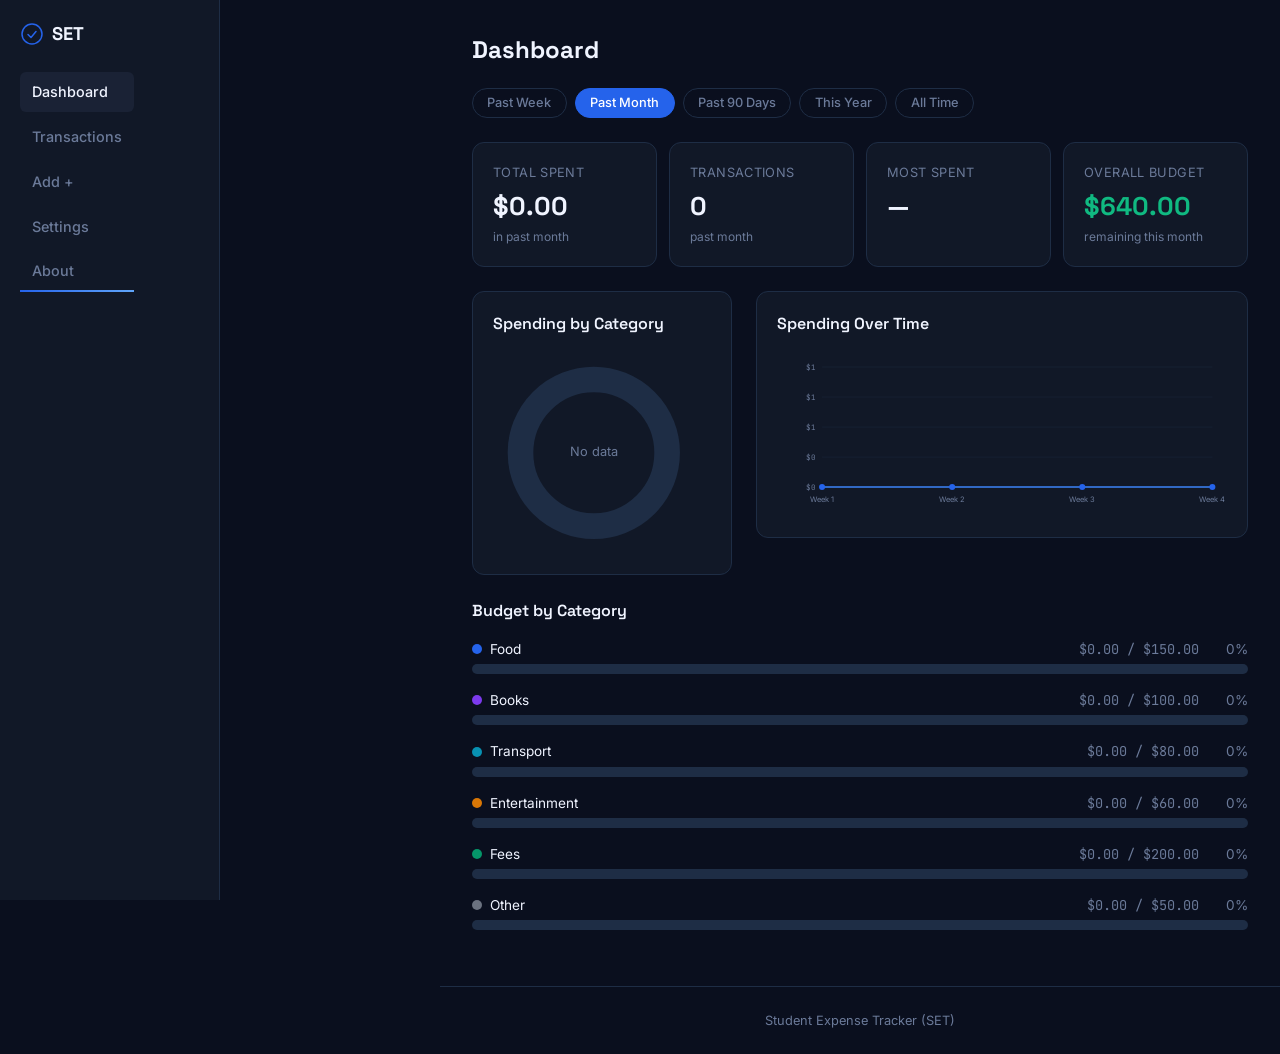
<file: index.html>
<!DOCTYPE html>
<html lang="en">
<head>
  <meta charset="UTF-8">
  <meta name="viewport" content="width=device-width, initial-scale=1.0">
  <title>Student Expense Tracker (SET)</title>
  <link rel="preconnect" href="https://fonts.googleapis.com">
  <link rel="preconnect" href="https://fonts.gstatic.com" crossorigin>
  <link href="https://fonts.googleapis.com/css2?family=Space+Grotesk:wght@400;600;700&family=Inter:wght@400;500&family=JetBrains+Mono:wght@400&display=swap" rel="stylesheet">
  <link rel="stylesheet" href="styles/base.css">
  <link rel="stylesheet" href="styles/layout.css">
  <link rel="stylesheet" href="styles/components.css">
  <link rel="stylesheet" href="styles/animations.css">
</head>
<body>
  <header class="app-header">
    <a href="#" class="header-brand" id="brand-home" aria-label="SET — go to dashboard">
      <svg class="brand-logo" width="24" height="24" viewBox="0 0 24 24" aria-hidden="true">
        <circle cx="12" cy="12" r="10" fill="none" stroke="currentColor" stroke-width="1.5"/>
        <path d="M8 12.5l3 3 5-6" fill="none" stroke="currentColor" stroke-width="1.5" stroke-linecap="round" stroke-linejoin="round"/>
      </svg>
      <span class="brand-name">SET</span>
    </a>
    <nav class="app-nav" aria-label="Main navigation">
      <ul role="list">
        <li><a href="#dashboard" class="nav-link" data-section="dashboard">Dashboard</a></li>
        <li><a href="#transactions" class="nav-link" data-section="transactions">Transactions</a></li>
        <li><a href="#add" class="nav-link" data-section="add">Add +</a></li>
        <li><a href="#settings" class="nav-link" data-section="settings">Settings</a></li>
        <li><a href="#about" class="nav-link" data-section="about">About</a></li>
      </ul>
      <div class="nav-indicator" aria-hidden="true"></div>
    </nav>
  </header>

  <main id="main-content">
    <div role="status" aria-live="polite" id="live-region" class="sr-only"></div>

    <!-- Dashboard -->
    <section id="dashboard" aria-labelledby="dashboard-heading">
      <h1 id="dashboard-heading">Dashboard</h1>

      <div class="timeline-picker" role="group" aria-label="Select time period">
        <button class="timeline-btn" data-timeline="7" aria-pressed="false">Past Week</button>
        <button class="timeline-btn" data-timeline="30" aria-pressed="true">Past Month</button>
        <button class="timeline-btn" data-timeline="90" aria-pressed="false">Past 90 Days</button>
        <button class="timeline-btn" data-timeline="365" aria-pressed="false">This Year</button>
        <button class="timeline-btn" data-timeline="all" aria-pressed="false">All Time</button>
      </div>

      <div class="stat-grid" role="list" aria-label="Summary statistics">
        <article class="stat-card" role="listitem">
          <dt>Total Spent</dt>
          <dd id="stat-total" class="mono">$0.00</dd>
          <span class="stat-sub" id="stat-total-sub"></span>
        </article>
        <article class="stat-card" role="listitem">
          <dt>Transactions</dt>
          <dd id="stat-count">0</dd>
          <span class="stat-sub" id="stat-count-sub"></span>
        </article>
        <article class="stat-card" role="listitem">
          <dt>Most Spent</dt>
          <dd id="stat-top-cat">&mdash;</dd>
          <span class="stat-sub mono" id="stat-top-amount"></span>
        </article>
        <article class="stat-card budget-card" role="listitem">
          <dt>Overall Budget</dt>
          <dd id="stat-budget-remaining" class="mono">&mdash;</dd>
          <span class="stat-sub" id="stat-budget-sub"></span>
        </article>
      </div>

      <div class="charts-row">
        <div class="chart-panel donut-panel">
          <h2 class="chart-title">Spending by Category</h2>
          <figure class="donut-figure">
            <div class="donut-wrapper">
              <svg id="donut-svg" viewBox="0 0 220 220"
                   role="img" aria-labelledby="donut-title donut-desc">
                <title id="donut-title">Spending by category donut chart</title>
                <desc id="donut-desc">Loading...</desc>
              </svg>
            </div>
            <figcaption>
              <ul id="donut-legend" class="donut-legend" role="list" aria-label="Category legend">
              </ul>
            </figcaption>
          </figure>
        </div>

        <div class="chart-panel line-panel">
          <h2 class="chart-title">Spending Over Time</h2>
          <figure class="line-figure">
            <svg id="line-svg" viewBox="0 0 600 220" preserveAspectRatio="xMidYMid meet"
                 role="img" aria-labelledby="line-title line-desc">
              <title id="line-title">Spending over time line graph</title>
              <desc id="line-desc">Loading...</desc>
            </svg>
            <figcaption id="line-caption" class="sr-only"></figcaption>
          </figure>
        </div>
      </div>

      <div class="progress-panel">
        <h2 class="chart-title">Budget by Category</h2>
        <div id="category-bars" aria-label="Category budget progress">
        </div>
      </div>
    </section>

    <!-- Transactions -->
    <section id="transactions" aria-labelledby="transactions-heading" hidden>
      <h1 id="transactions-heading">Transactions</h1>

      <div class="search-bar">
        <input type="search" id="search-input" aria-label="Search by regex" placeholder="e.g. coffee|lunch">
        <label class="search-ci-label"><input type="checkbox" id="search-ci" checked> Case-insensitive</label>
        <p id="search-error" role="alert" class="field-error hidden"></p>
      </div>

      <div class="search-chips">
        <span class="chip-label">Try:</span>
        <button class="search-chip" data-pattern="coffee|tea">coffee|tea</button>
        <button class="search-chip" data-pattern="\.\d{2}\b">\.d{2}\b</button>
        <button class="search-chip" data-pattern="\b(\w+)\s+\1\b">\b(\w+)\s+\1\b</button>
        <button class="search-chip" data-pattern="^Lunch">^Lunch</button>
      </div>

      <div class="sort-controls">
        <button class="sort-btn" data-sort="date" aria-pressed="true">Date ↓</button>
        <button class="sort-btn" data-sort="description" aria-pressed="false">Description A↕Z</button>
        <button class="sort-btn" data-sort="amount" aria-pressed="false">Amount ↕</button>
      </div>

      <table id="records-table">
        <caption id="table-caption">Showing 0 transactions</caption>
        <thead>
          <tr>
            <th scope="col">Date</th>
            <th scope="col">Description</th>
            <th scope="col">Category</th>
            <th scope="col">Amount</th>
            <th scope="col">Actions</th>
          </tr>
        </thead>
        <tbody id="records-body">
        </tbody>
      </table>
      <p id="empty-state" class="empty-state hidden">No transactions yet. Add one to get started!</p>
    </section>

    <!-- Add / Edit -->
    <section id="add" aria-labelledby="add-heading" hidden>
      <h2 id="add-heading">Add Transaction</h2>
      <form id="transaction-form" novalidate>
        <div class="form-group">
          <label for="f-description">Description</label>
          <input type="text" id="f-description" autocomplete="off" placeholder="e.g. Lunch at cafeteria">
          <p id="warn-duplicate" class="field-warning hidden" role="alert">Duplicate word detected</p>
          <p class="field-error" role="alert" id="err-description"></p>
        </div>
        <div class="form-group">
          <label for="f-amount">Amount</label>
          <input type="text" id="f-amount" inputmode="decimal" placeholder="e.g. 12.50">
          <p class="field-error" role="alert" id="err-amount"></p>
        </div>
        <div class="form-group">
          <label for="f-category">Category</label>
          <select id="f-category">
            <option value="Food">Food</option>
            <option value="Books">Books</option>
            <option value="Transport">Transport</option>
            <option value="Entertainment">Entertainment</option>
            <option value="Fees">Fees</option>
            <option value="Other">Other</option>
          </select>
          <p class="field-error" role="alert" id="err-category"></p>
        </div>
        <div class="form-group">
          <label for="f-date">Date</label>
          <input type="date" id="f-date">
          <p class="field-error" role="alert" id="err-date"></p>
        </div>
        <div class="form-actions">
          <button type="submit" id="form-submit">Save Transaction</button>
          <button type="button" id="form-cancel" class="hidden">Cancel</button>
        </div>
      </form>
    </section>

    <!-- Settings -->
    <section id="settings" aria-labelledby="settings-heading" hidden>
      <h2 id="settings-heading">Settings</h2>

      <div class="settings-group">
        <h3>Budget</h3>
        <table class="budget-table" id="budget-table">
          <thead>
            <tr>
              <th scope="col">Category</th>
              <th scope="col">Amount (USD)</th>
              <th scope="col"></th>
            </tr>
          </thead>
          <tbody id="budget-body">
            <!-- Budget rows rendered by settings.js -->
          </tbody>
        </table>
        <button id="btn-add-budget" class="btn-add-budget" aria-label="Add budget item">+ Add Budget Item</button>
        <div class="settings-total-budget">
          <span>Total Monthly Budget:</span>
          <output id="total-budget" class="mono">$0.00</output>
        </div>
      </div>

      <div class="settings-group">
        <h3>Currency</h3>
        <p class="settings-base-currency">Base currency: <strong>USD</strong></p>
        <div id="settings-currencies">
          <div class="currency-row">
            <span class="currency-label">EUR</span>
            <input type="text" id="rate-eur" class="currency-rate mono" value="0.92" inputmode="decimal" aria-label="EUR exchange rate" data-code="EUR">
            <p class="field-error" role="alert"></p>
          </div>
          <div class="currency-row">
            <span class="currency-label">GBP</span>
            <input type="text" id="rate-gbp" class="currency-rate mono" value="0.79" inputmode="decimal" aria-label="GBP exchange rate" data-code="GBP">
            <p class="field-error" role="alert"></p>
          </div>
          <div class="currency-row">
            <span class="currency-label">RWF</span>
            <input type="text" id="rate-rwf" class="currency-rate mono" value="1465.54" inputmode="decimal" aria-label="RWF exchange rate" data-code="RWF">
            <p class="field-error" role="alert"></p>
          </div>
          <div class="currency-row">
            <input type="text" id="rate-custom-code" class="currency-code" maxlength="3" placeholder="e.g. ZAR" aria-label="Currency code" style="text-transform:uppercase">
            <input type="text" id="rate-custom-value" class="currency-rate mono" placeholder="0.00" inputmode="decimal" aria-label="Exchange rate">
            <p class="field-error" role="alert"></p>
          </div>
        </div>
        <button id="btn-save-currencies">Save Currencies</button>
        <label class="convert-toggle"><input type="checkbox" id="s-show-converted"> Show converted amounts in table</label>
        <div class="convert-select-row hidden" id="convert-select-row">
          <label for="s-convert-to">Convert to:</label>
          <select id="s-convert-to"></select>
        </div>
      </div>

      <div class="settings-group">
        <h3>Data</h3>
        <div class="data-actions">
          <label class="file-import-label" for="import-file">Import JSON</label>
          <input type="file" id="import-file" accept=".json" class="sr-only">
          <button id="btn-export">Export JSON</button>
          <button id="btn-load-seed">Load Seed Data</button>
        </div>
      </div>
    </section>

    <!-- About -->
    <section id="about" aria-labelledby="about-heading" hidden>
      <h2 id="about-heading">About</h2>
      <div class="about-content">
        <p>Student Expense Tracker (SET) helps students manage their expenses by logging daily spending and comparing it against personal budget limits per category.</p>
        <h3>Features</h3>
        <ul>
          <li>Log and categorise expenses</li>
          <li>Donut chart and line graph for spending visualisation</li>
          <li>Per-category budget progress bars</li>
          <li>Timeline picker to filter by period</li>
          <li>Regex-powered transaction search with highlighting</li>
          <li>JSON import/export for data portability</li>
          <li>Multi-currency conversion support</li>
        </ul>
        <div class="author-card">
          <h3>Author</h3>
          <p>GitHub: <a href="https://github.com/mtndlovu81">https://github.com/mtndlovu81</a></p>
          <p>Email: <a href="mailto:m.ndlovu1@alustudent.com">m.ndlovu1@alustudent.com</a></p>
        </div>
      </div>
    </section>
  </main>

  <footer class="app-footer">
    <p>Student Expense Tracker (SET)</p>
  </footer>

  <script type="module" src="scripts/main.js"></script>
</body>
</html>
</file>
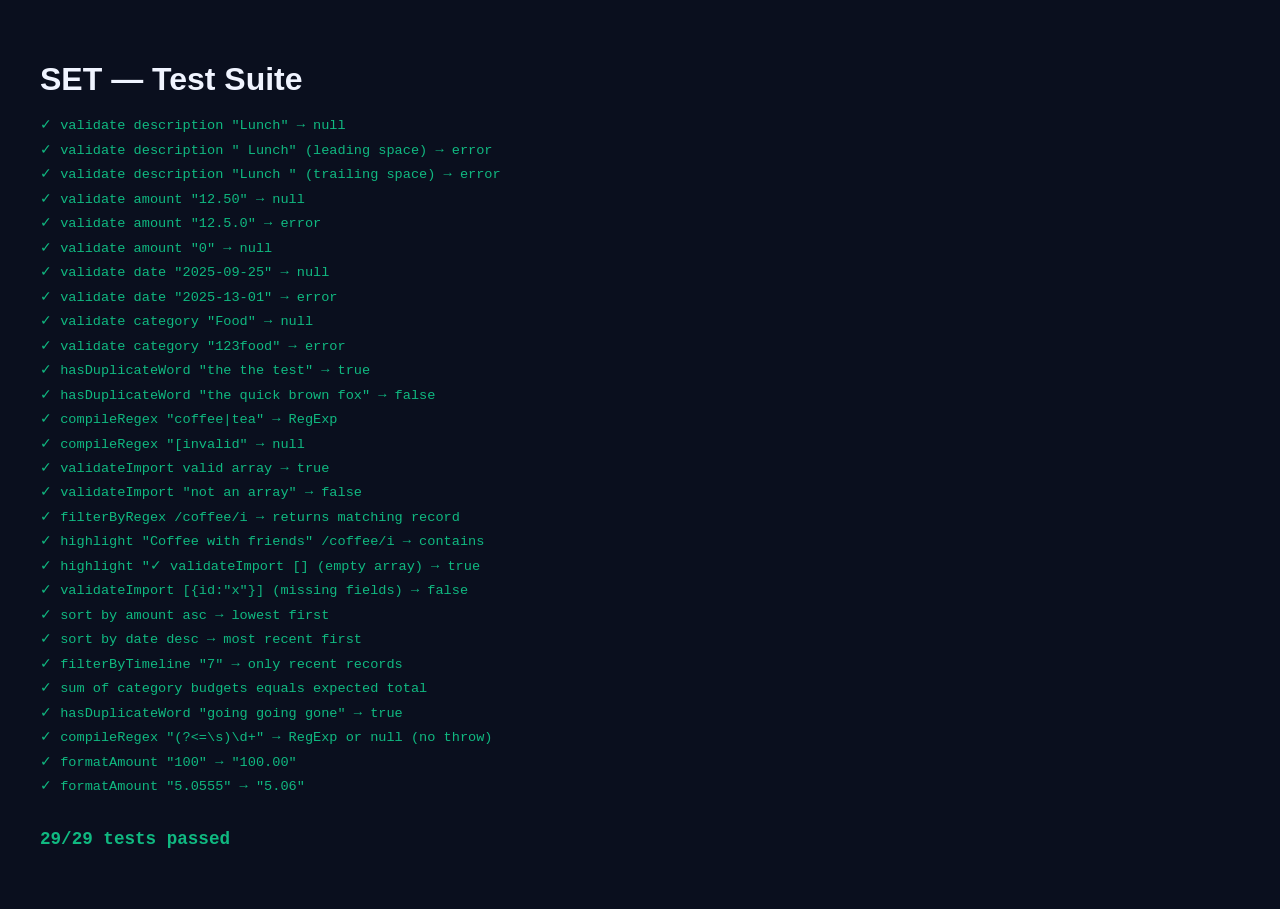
<file: tests.html>
<!DOCTYPE html>
<html lang="en">
<head>
  <meta charset="UTF-8">
  <meta name="viewport" content="width=device-width, initial-scale=1.0">
  <title>Student Expense Tracker (SET) — Tests</title>
  <style>
    body { font-family: 'Inter', sans-serif; background: #0A0F1E; color: #F0F4FF; padding: 2rem; }
    h1 { margin-bottom: 1rem; }
    .pass { color: #10B981; }
    .fail { color: #EF4444; }
    pre { font-family: 'JetBrains Mono', monospace; font-size: 0.85rem; line-height: 1.8; }
    .summary { margin-top: 1rem; font-weight: 600; font-size: 1.1rem; }
  </style>
</head>
<body>
  <h1>SET — Test Suite</h1>
  <pre id="output"></pre>
  <script type="module">
    import { validate, hasDuplicateWord, compileRegex } from './scripts/validators.js';
    import { validateImport } from './scripts/storage.js';

    const out = document.getElementById('output');
    let passed = 0;
    let failed = 0;

    function assert(label, condition) {
      if (condition) {
        passed++;
        out.innerHTML += `<span class="pass">✓ ${label}</span>\n`;
      } else {
        failed++;
        out.innerHTML += `<span class="fail">✗ ${label}</span>\n`;
      }
    }

    // 1–3: Description validation
    assert('validate description "Lunch" → null',
      validate('description', 'Lunch') === null);
    assert('validate description " Lunch" (leading space) → error',
      validate('description', ' Lunch') !== null);
    assert('validate description "Lunch " (trailing space) → error',
      validate('description', 'Lunch ') !== null);

    // 4–6: Amount validation
    assert('validate amount "12.50" → null',
      validate('amount', '12.50') === null);
    assert('validate amount "12.5.0" → error',
      validate('amount', '12.5.0') !== null);
    assert('validate amount "0" → null',
      validate('amount', '0') === null);

    // 7–8: Date validation
    assert('validate date "2025-09-25" → null',
      validate('date', '2025-09-25') === null);
    assert('validate date "2025-13-01" → error',
      validate('date', '2025-13-01') !== null);

    // 9–10: Category validation
    assert('validate category "Food" → null',
      validate('category', 'Food') === null);
    assert('validate category "123food" → error',
      validate('category', '123food') !== null);

    // 11–12: Duplicate word detection
    assert('hasDuplicateWord "the the test" → true',
      hasDuplicateWord('the the test') === true);
    assert('hasDuplicateWord "the quick brown fox" → false',
      hasDuplicateWord('the quick brown fox') === false);

    // 13–14: compileRegex
    assert('compileRegex "coffee|tea" → RegExp',
      compileRegex('coffee|tea') instanceof RegExp);
    assert('compileRegex "[invalid" → null',
      compileRegex('[invalid') === null);

    // 15–16: validateImport
    const validData = [
      {"id":"txn_0001","description":"Lunch","amount":12.50,"category":"Food","date":"2025-09-25","createdAt":"2025-09-25T12:00:00.000Z","updatedAt":"2025-09-25T12:00:00.000Z"}
    ];
    assert('validateImport valid array → true',
      validateImport(validData) === true);
    assert('validateImport "not an array" → false',
      validateImport("not an array") === false);

    // 17–19: Search & highlight
    import { filterByRegex, highlight } from './scripts/search.js';

    const testRecords = [
      {id:'t1', description:'Coffee with friends', category:'Food', amount:8.75, date:'2025-09-28'},
      {id:'t2', description:'Bus pass', category:'Transport', amount:45, date:'2025-09-20'}
    ];

    assert('filterByRegex /coffee/i → returns matching record',
      filterByRegex(testRecords, /coffee/i).length === 1);
    assert('highlight "Coffee with friends" /coffee/i → contains <mark>',
      highlight('Coffee with friends', /coffee/i).includes('<mark>Coffee</mark>'));
    assert('highlight "<script>" null → escapes HTML',
      highlight('<script>', null) === '&lt;script&gt;');

    // 20–21: validateImport edge cases
    assert('validateImport [] (empty array) → true',
      validateImport([]) === true);
    assert('validateImport [{id:"x"}] (missing fields) → false',
      validateImport([{id:'x'}]) === false);

    // 22–23: Sort order
    import { sortRecords } from './scripts/ui.js';

    const sortedAsc = sortRecords(testRecords, 'amount', 'asc');
    assert('sort by amount asc → lowest first',
      sortedAsc[0].amount <= sortedAsc[1].amount);

    const sortedDateDesc = sortRecords(testRecords, 'date', 'desc');
    assert('sort by date desc → most recent first',
      sortedDateDesc[0].date >= sortedDateDesc[1].date);

    // 24: Timeline filter
    import { filterByTimeline } from './scripts/ui.js';

    const timelineRecords = [
      {id:'t1', description:'Today', category:'Food', amount:10, date: new Date().toISOString().slice(0,10)},
      {id:'t2', description:'Old', category:'Food', amount:20, date:'2020-01-01'}
    ];
    assert('filterByTimeline "7" → only recent records',
      filterByTimeline(timelineRecords, '7').length === 1);

    // 25: Budget sum
    const testBudgets = { Food: 150, Books: 100, Transport: 80 };
    const budgetSum = Object.values(testBudgets).reduce((s, v) => s + v, 0);
    assert('sum of category budgets equals expected total',
      budgetSum === 330);

    // 26: Duplicate word with repeated word
    assert('hasDuplicateWord "going going gone" → true',
      hasDuplicateWord('going going gone') === true);

    // 27: compileRegex with lookbehind
    assert('compileRegex "(?<=\\s)\\d+" → RegExp or null (no throw)',
      (() => { try { compileRegex('(?<=\\s)\\d+', 'i'); return true; } catch { return false; } })());

    // 28–29: Formatting
    import { formatAmount, formatRate } from './scripts/validators.js';

    assert('formatAmount "100" → "100.00"',
      formatAmount('100') === '100.00');
    assert('formatAmount "5.0555" → "5.06"',
      formatAmount('5.0555') === '5.06');

    // Summary
    const total = passed + failed;
    const cls = failed === 0 ? 'pass' : 'fail';
    out.innerHTML += `\n<span class="summary ${cls}">${passed}/${total} tests passed</span>\n`;
  </script>
</body>
</html>
</file>
<file: styles/base.css>
:root {
  --color-bg:         #0A0F1E;
  --color-surface:    #111827;
  --color-surface-2:  #1A2235;
  --color-border:     #1E2D45;
  --color-accent:     #2563EB;
  --color-accent-2:   #3B82F6;
  --color-accent-3:   #60A5FA;
  --color-success:    #10B981;
  --color-danger:     #EF4444;
  --color-warning:    #F59E0B;
  --color-text:       #F0F4FF;
  --color-muted:      #6B7A99;
  --color-over:       #EF4444;
  --color-unused:     #1E2D45;

  --cat-food:           #2563EB;
  --cat-books:          #7C3AED;
  --cat-transport:      #0891B2;
  --cat-entertainment:  #D97706;
  --cat-fees:           #059669;
  --cat-other:          #6B7280;
  --cat-custom-1:       #DB2777;
  --cat-custom-2:       #EA580C;
  --cat-custom-3:       #65A30D;

  --font-display: 'Space Grotesk', sans-serif;
  --font-body:    'Inter', sans-serif;
  --font-mono:    'JetBrains Mono', monospace;
}

*, *::before, *::after {
  box-sizing: border-box;
  margin: 0;
  padding: 0;
}

body {
  font-family: var(--font-body);
  background: var(--color-bg);
  color: var(--color-text);
  line-height: 1.5;
  min-height: 100vh;
}

h1, h2, h3 {
  font-family: var(--font-display);
}

.sr-only {
  position: absolute;
  width: 1px;
  height: 1px;
  padding: 0;
  margin: -1px;
  overflow: hidden;
  clip: rect(0, 0, 0, 0);
  white-space: nowrap;
  border: 0;
}

@media (prefers-reduced-motion: reduce) {
  /* Filled in animations.css */
}
</file>
<file: styles/layout.css>
/* ── Shell ── */
.app-header {
  background: var(--color-surface);
  border-bottom: 1px solid var(--color-border);
  padding: 1rem;
}

.header-brand {
  display: flex;
  align-items: center;
  gap: 0.5rem;
  margin-bottom: 0.75rem;
  text-decoration: none;
  cursor: pointer;
}

.brand-logo {
  color: var(--color-accent);
}

.brand-name {
  font-family: var(--font-display);
  font-weight: 700;
  font-size: 1.15rem;
  color: var(--color-text);
}

.app-nav {
  position: relative;
}

.app-nav ul {
  display: flex;
  gap: 0.25rem;
  list-style: none;
  overflow-x: auto;
  -webkit-overflow-scrolling: touch;
}

.nav-link {
  display: block;
  padding: 0.5rem 0.75rem;
  color: var(--color-muted);
  text-decoration: none;
  font-size: 0.9rem;
  font-weight: 500;
  white-space: nowrap;
  transition: color 0.2s ease;
}

.nav-link:hover,
.nav-link[aria-current="page"] {
  color: var(--color-text);
}

#main-content {
  padding: 1.25rem 1rem;
  max-width: 1200px;
  overflow-x: hidden;
}

section {
  max-width: 100%;
  overflow-x: hidden;
}

.app-footer {
  text-align: center;
  padding: 1.5rem 1rem;
  color: var(--color-muted);
  font-size: 0.8rem;
  border-top: 1px solid var(--color-border);
}

/* ── Base: ≤767px (mobile) ── */
.stat-grid {
  display: grid;
  grid-template-columns: 1fr 1fr;
  gap: 0.75rem;
  margin-bottom: 1.5rem;
}

.charts-row {
  display: flex;
  flex-direction: column;
  gap: 1.5rem;
  margin-bottom: 1.5rem;
  min-width: 0;
}

.donut-figure {
  display: flex;
  flex-direction: column;
  align-items: center;
  gap: 1rem;
}

.donut-wrapper {
  max-width: 220px;
  width: 100%;
}

.progress-panel {
  margin-bottom: 1.5rem;
}

/* Table → card layout on mobile */
#records-table thead {
  display: none;
}

#records-table,
#records-table tbody,
#records-table tr,
#records-table td {
  display: block;
}

#records-table tr {
  background: var(--color-surface);
  border: 1px solid var(--color-border);
  border-radius: 8px;
  padding: 0.75rem;
  margin-bottom: 0.75rem;
}

#records-table td {
  padding: 0.25rem 0;
}

#records-table td::before {
  content: attr(data-label);
  font-weight: 500;
  color: var(--color-muted);
  font-size: 0.75rem;
  text-transform: uppercase;
  display: block;
}

/* Form full-width on mobile */
#transaction-form {
  width: 100%;
}

/* ── 768px+ (tablet) ── */
@media (min-width: 768px) {
  .app-header {
    display: flex;
    align-items: center;
    justify-content: space-between;
    padding: 0.75rem 1.5rem;
  }

  .header-brand {
    margin-bottom: 0;
  }

  .stat-grid {
    grid-template-columns: repeat(4, 1fr);
  }

  .charts-row {
    flex-direction: row;
    align-items: flex-start;
  }

  .donut-panel {
    flex: 1 1 38%;
    min-width: 0;
  }

  .line-panel {
    flex: 1 1 58%;
    min-width: 0;
  }

  .donut-figure {
    flex-direction: row;
    align-items: flex-start;
  }

  /* Table: normal layout */
  #records-table thead {
    display: table-header-group;
  }

  #records-table,
  #records-table tbody {
    display: table;
    width: 100%;
  }

  #records-table tr {
    display: table-row;
    background: none;
    border: none;
    border-radius: 0;
    padding: 0;
    margin-bottom: 0;
  }

  #records-table td {
    display: table-cell;
    padding: 0.75rem 0.5rem;
  }

  #records-table td::before {
    display: none;
  }

  #transaction-form {
    max-width: 480px;
    margin: 0 auto;
  }

  #main-content {
    padding: 1.5rem;
  }
}

/* ── 1024px+ (desktop) ── */
@media (min-width: 1024px) {
  body {
    display: grid;
    grid-template-columns: 220px 1fr;
    grid-template-rows: 1fr auto;
    min-height: 100vh;
  }

  .app-header {
    grid-column: 1;
    grid-row: 1 / -1;
    flex-direction: column;
    align-items: flex-start;
    justify-content: flex-start;
    padding: 1.25rem;
    border-bottom: none;
    border-right: 1px solid var(--color-border);
    position: fixed;
    top: 0;
    left: 0;
    width: 220px;
    height: 100vh;
    overflow-y: auto;
  }

  .header-brand {
    margin-bottom: 1.5rem;
  }

  .app-nav ul {
    flex-direction: column;
    gap: 0.25rem;
    overflow-x: visible;
  }

  .nav-link {
    padding: 0.6rem 0.75rem;
    border-radius: 6px;
  }

  .nav-link:hover {
    background: var(--color-surface-2);
  }

  .nav-link[aria-current="page"] {
    background: var(--color-surface-2);
  }

  #main-content {
    grid-column: 2;
    margin-left: 220px;
    padding: 2rem;
    max-width: 1100px;
  }

  .app-footer {
    grid-column: 2;
    margin-left: 220px;
  }

  .donut-panel {
    flex: 1 1 33%;
    min-width: 0;
  }

  .line-panel {
    flex: 1 1 63%;
    min-width: 0;
  }

  #transaction-form {
    max-width: 560px;
  }
}
</file>
<file: styles/components.css>
/* ── Timeline Picker ── */
.timeline-picker {
  display: flex;
  flex-wrap: wrap;
  gap: 0.5rem;
  margin-bottom: 1.5rem;
}

.timeline-btn {
  font-family: var(--font-body);
  font-size: 0.8rem;
  font-weight: 500;
  padding: 0.4rem 0.9rem;
  border-radius: 999px;
  border: 1px solid var(--color-border);
  background: transparent;
  color: var(--color-muted);
  cursor: pointer;
  transition: background 0.2s ease, color 0.2s ease;
}

.timeline-btn:hover {
  color: var(--color-text);
  border-color: var(--color-accent-2);
}

.timeline-btn[aria-pressed="true"] {
  background: var(--color-accent);
  color: #fff;
  border-color: var(--color-accent);
}

/* ── Stat Cards ── */
.stat-card {
  background: var(--color-surface);
  border: 1px solid var(--color-border);
  border-radius: 12px;
  padding: 1.25rem;
}

.stat-card dt {
  color: var(--color-muted);
  font-size: 0.8rem;
  text-transform: uppercase;
  letter-spacing: 0.03em;
  margin-bottom: 0.3rem;
}

.stat-card dd {
  font-family: var(--font-display);
  font-weight: 700;
  font-size: 1.6rem;
  color: var(--color-text);
}

.stat-sub {
  display: block;
  font-size: 0.75rem;
  color: var(--color-muted);
  margin-top: 0.2rem;
}

.budget-card dd.over {
  color: var(--color-danger);
}

.budget-card dd.ok {
  color: var(--color-success);
}

/* ── Chart Panels ── */
.chart-panel {
  background: var(--color-surface);
  border: 1px solid var(--color-border);
  border-radius: 12px;
  padding: 1.25rem;
  min-width: 0;
  max-width: 100%;
}

.chart-title {
  font-size: 1rem;
  font-weight: 600;
  margin-bottom: 1rem;
  color: var(--color-text);
}

/* ── Donut ── */
.donut-legend li {
  display: flex;
  align-items: center;
  gap: 0.5rem;
  margin-bottom: 0.4rem;
  font-size: 0.85rem;
}

.legend-swatch {
  display: inline-block;
  width: 12px;
  height: 12px;
  border-radius: 3px;
  flex-shrink: 0;
}

.legend-cat {
  color: var(--color-text);
}

.legend-amt {
  color: var(--color-muted);
  margin-left: auto;
}

/* ── Line Graph ── */
#line-svg {
  width: 100%;
  height: auto;
  display: block;
}

#donut-svg {
  width: 100%;
  height: auto;
  display: block;
}

/* ── Category Progress Bars ── */
.cat-bar-row {
  margin-bottom: 1rem;
}

.cat-bar-header {
  display: flex;
  align-items: center;
  gap: 0.5rem;
  margin-bottom: 0.3rem;
  font-size: 0.85rem;
}

.cat-dot {
  display: inline-block;
  width: 10px;
  height: 10px;
  border-radius: 50%;
  flex-shrink: 0;
}

.cat-name {
  color: var(--color-text);
}

.cat-amounts {
  margin-left: auto;
  color: var(--color-muted);
}

.cat-pct {
  color: var(--color-muted);
  min-width: 3em;
  text-align: right;
}

.cat-bar-track {
  height: 10px;
  border-radius: 5px;
  background: var(--color-unused);
  position: relative;
  overflow: visible;
}

.cat-bar-fill {
  height: 100%;
  border-radius: 5px;
  background: var(--color-accent);
  transition: width 300ms ease-out;
}

.cat-bar-over {
  position: absolute;
  left: 100%;
  top: 0;
  height: 100%;
  background: var(--color-danger);
  border-radius: 0 5px 5px 0;
  max-width: 30%;
}

/* ── Search ── */
.search-bar {
  margin-bottom: 0.75rem;
}

#search-input {
  width: 100%;
  padding: 0.6rem 0.75rem;
  font-family: var(--font-mono);
  font-size: 0.9rem;
  background: var(--color-surface);
  border: 1px solid var(--color-border);
  border-radius: 8px;
  color: var(--color-text);
  margin-bottom: 0.5rem;
}

#search-input::placeholder {
  color: var(--color-muted);
}

#search-input:focus {
  outline: 2px solid var(--color-accent);
  outline-offset: 2px;
}

.search-ci-label {
  font-size: 0.8rem;
  color: var(--color-muted);
  cursor: pointer;
}

.search-chips {
  display: flex;
  flex-wrap: wrap;
  gap: 0.4rem;
  align-items: center;
  margin-bottom: 1rem;
}

.chip-label {
  font-size: 0.8rem;
  color: var(--color-muted);
}

.search-chip {
  font-family: var(--font-mono);
  font-size: 0.75rem;
  padding: 0.25rem 0.6rem;
  border-radius: 999px;
  border: 1px solid var(--color-border);
  background: var(--color-surface);
  color: var(--color-accent-3);
  cursor: pointer;
  transition: background 0.2s ease;
}

.search-chip:hover {
  background: var(--color-surface-2);
}

/* ── Sort Controls ── */
.sort-controls {
  display: flex;
  gap: 0.5rem;
  margin-bottom: 1rem;
}

.sort-btn {
  font-family: var(--font-body);
  font-size: 0.8rem;
  font-weight: 500;
  padding: 0.35rem 0.7rem;
  border-radius: 6px;
  border: 1px solid var(--color-border);
  background: transparent;
  color: var(--color-muted);
  cursor: pointer;
  transition: color 0.2s ease, border-color 0.2s ease;
}

.sort-btn:hover {
  color: var(--color-text);
}

.sort-btn[aria-pressed="true"] {
  color: var(--color-accent-3);
  border-color: var(--color-accent);
}

/* ── Table ── */
#records-table {
  width: 100%;
  border-collapse: collapse;
}

#records-table caption {
  text-align: left;
  font-size: 0.8rem;
  color: var(--color-muted);
  margin-bottom: 0.5rem;
}

#records-table th {
  text-align: left;
  font-size: 0.75rem;
  font-weight: 500;
  text-transform: uppercase;
  letter-spacing: 0.04em;
  color: var(--color-muted);
  padding: 0.6rem 0.5rem;
  border-bottom: 1px solid var(--color-border);
}

#records-table td {
  border-bottom: 1px solid var(--color-border);
  color: var(--color-text);
  font-size: 0.9rem;
  vertical-align: middle;
}

#records-table tbody tr:hover {
  background: var(--color-surface-2);
}

.category-badge {
  display: inline-block;
  padding: 0.15rem 0.5rem;
  border-radius: 999px;
  font-size: 0.75rem;
  font-weight: 500;
}

.empty-state {
  text-align: center;
  color: var(--color-muted);
  padding: 3rem 1rem;
  font-size: 0.95rem;
}

/* ── Table Action Buttons ── */
.btn-edit,
.btn-delete {
  font-family: var(--font-body);
  font-size: 0.75rem;
  font-weight: 500;
  padding: 0.3rem 0.6rem;
  border-radius: 6px;
  border: 1px solid var(--color-border);
  background: transparent;
  cursor: pointer;
  transition: background 0.2s ease, color 0.2s ease;
}

.btn-edit {
  color: var(--color-accent-3);
}

.btn-edit:hover {
  background: var(--color-accent);
  color: #fff;
}

.btn-delete {
  color: var(--color-danger);
}

.btn-delete:hover {
  background: var(--color-danger);
  color: #fff;
}

/* ── Forms ── */
.form-group {
  margin-bottom: 1.25rem;
}

.form-group label {
  display: block;
  font-size: 0.85rem;
  font-weight: 500;
  color: var(--color-text);
  margin-bottom: 0.35rem;
}

.form-group input,
.form-group select {
  width: 100%;
  padding: 0.6rem 0.75rem;
  font-family: var(--font-body);
  font-size: 0.9rem;
  background: var(--color-surface);
  border: 1px solid var(--color-border);
  border-radius: 8px;
  color: var(--color-text);
}

.form-group input::placeholder {
  color: var(--color-muted);
}

.form-group input[type="date"] {
  cursor: text;
}

.form-group select {
  cursor: pointer;
}

.form-group input:focus,
.form-group select:focus {
  outline: 2px solid var(--color-accent);
  outline-offset: 2px;
}

.field-error {
  color: var(--color-danger);
  font-size: 0.8rem;
  margin-top: 0.3rem;
  min-height: 1.2em;
}

.field-warning {
  color: var(--color-warning);
  font-size: 0.8rem;
  margin-top: 0.3rem;
}

.form-actions {
  display: flex;
  gap: 0.75rem;
  margin-top: 1.5rem;
}

#form-submit {
  font-family: var(--font-body);
  font-weight: 600;
  font-size: 0.9rem;
  padding: 0.65rem 1.5rem;
  border: none;
  border-radius: 8px;
  background: var(--color-accent);
  color: #fff;
  cursor: pointer;
  transition: background 0.2s ease;
}

#form-submit:hover {
  background: var(--color-accent-2);
}

#form-cancel {
  font-family: var(--font-body);
  font-weight: 500;
  font-size: 0.9rem;
  padding: 0.65rem 1.5rem;
  border: 1px solid var(--color-border);
  border-radius: 8px;
  background: transparent;
  color: var(--color-muted);
  cursor: pointer;
  transition: color 0.2s ease, border-color 0.2s ease;
}

#form-cancel:hover {
  color: var(--color-text);
  border-color: var(--color-text);
}

/* ── Budget Table ── */
.budget-table {
  width: 100%;
  border-collapse: collapse;
  margin-bottom: 0.75rem;
}

.budget-table th {
  text-align: left;
  font-size: 0.75rem;
  font-weight: 500;
  text-transform: uppercase;
  letter-spacing: 0.04em;
  color: var(--color-muted);
  padding: 0.5rem;
  border-bottom: 1px solid var(--color-border);
}

.budget-table td {
  padding: 0.5rem;
  border-bottom: 1px solid var(--color-border);
  font-size: 0.9rem;
  color: var(--color-text);
  vertical-align: middle;
}

.budget-table .budget-cat-input,
.budget-table .budget-amt-input {
  width: 100%;
  padding: 0.4rem 0.5rem;
  font-size: 0.85rem;
  background: var(--color-bg);
  border: 1px solid var(--color-border);
  border-radius: 6px;
  color: var(--color-text);
}

.budget-table .budget-amt-input {
  font-family: var(--font-mono);
  text-align: right;
  max-width: 7rem;
}

.budget-table .budget-cat-input:focus,
.budget-table .budget-amt-input:focus {
  outline: 2px solid var(--color-accent);
  outline-offset: 2px;
}

.budget-table .btn-remove-budget {
  font-size: 1.1rem;
  width: 28px;
  height: 28px;
  display: flex;
  align-items: center;
  justify-content: center;
  border: 1px solid var(--color-border);
  border-radius: 6px;
  background: transparent;
  color: var(--color-danger);
  cursor: pointer;
  transition: background 0.2s ease;
}

.budget-table .btn-remove-budget:hover {
  background: var(--color-danger);
  color: #fff;
}

.budget-table .other-label {
  color: var(--color-muted);
  font-style: italic;
  font-size: 0.8rem;
}

.btn-add-budget {
  font-family: var(--font-body);
  font-size: 0.85rem;
  font-weight: 500;
  padding: 0.5rem 1rem;
  border: 1px dashed var(--color-border);
  border-radius: 6px;
  background: transparent;
  color: var(--color-accent-3);
  cursor: pointer;
  width: 100%;
  margin-bottom: 1rem;
  transition: background 0.2s ease, border-color 0.2s ease;
}

.btn-add-budget:hover {
  background: var(--color-surface-2);
  border-color: var(--color-accent);
}

.btn-save-new-budget,
.btn-cancel-new-budget {
  font-size: 1rem;
  width: 28px;
  height: 28px;
  display: inline-flex;
  align-items: center;
  justify-content: center;
  border: 1px solid var(--color-border);
  border-radius: 6px;
  background: transparent;
  cursor: pointer;
  transition: background 0.2s ease;
}

.btn-save-new-budget {
  color: var(--color-success);
}

.btn-save-new-budget:hover {
  background: var(--color-success);
  color: #fff;
}

.btn-cancel-new-budget {
  color: var(--color-danger);
}

.btn-cancel-new-budget:hover {
  background: var(--color-danger);
  color: #fff;
}

.budget-table td .field-error {
  margin-top: 0.2rem;
  min-height: 0;
}

.currency-label {
  font-size: 0.85rem;
  font-weight: 500;
  color: var(--color-text);
  min-width: 3rem;
}

/* ── Settings ── */
.settings-group {
  background: var(--color-surface);
  border: 1px solid var(--color-border);
  border-radius: 12px;
  padding: 1.25rem;
  margin-bottom: 1.25rem;
}

.settings-group h3 {
  font-size: 1rem;
  font-weight: 600;
  margin-bottom: 1rem;
}

.settings-cat-row {
  display: flex;
  align-items: center;
  gap: 0.5rem;
  margin-bottom: 0.6rem;
}

.settings-cat-row label {
  flex: 1;
  font-size: 0.9rem;
}

.budget-input {
  width: 6rem;
  padding: 0.4rem 0.5rem;
  font-size: 0.85rem;
  background: var(--color-bg);
  border: 1px solid var(--color-border);
  border-radius: 6px;
  color: var(--color-text);
  text-align: right;
}

.budget-input:focus {
  outline: 2px solid var(--color-accent);
  outline-offset: 2px;
}

.btn-remove-cat {
  font-size: 1.1rem;
  width: 28px;
  height: 28px;
  display: flex;
  align-items: center;
  justify-content: center;
  border: 1px solid var(--color-border);
  border-radius: 6px;
  background: transparent;
  color: var(--color-danger);
  cursor: pointer;
  transition: background 0.2s ease;
}

.btn-remove-cat:hover {
  background: var(--color-danger);
  color: #fff;
}

.settings-add-cat {
  display: flex;
  gap: 0.5rem;
  margin-top: 0.75rem;
  margin-bottom: 1rem;
}

.settings-add-cat input {
  flex: 1;
  padding: 0.4rem 0.6rem;
  font-size: 0.85rem;
  background: var(--color-bg);
  border: 1px solid var(--color-border);
  border-radius: 6px;
  color: var(--color-text);
}

.settings-add-cat button {
  padding: 0.4rem 0.8rem;
  font-size: 0.85rem;
  font-weight: 500;
  border: none;
  border-radius: 6px;
  background: var(--color-accent);
  color: #fff;
  cursor: pointer;
}

.settings-total-budget {
  display: flex;
  justify-content: space-between;
  align-items: center;
  padding-top: 0.75rem;
  border-top: 1px solid var(--color-border);
  font-size: 0.9rem;
  font-weight: 500;
}

.currency-row {
  display: flex;
  flex-wrap: wrap;
  gap: 0.5rem;
  margin-bottom: 0.6rem;
}

.currency-row .field-error {
  width: 100%;
  margin-top: 0;
  min-height: 0;
}

.currency-code {
  width: 4rem;
  padding: 0.4rem 0.5rem;
  font-size: 0.85rem;
  font-weight: 500;
  background: var(--color-bg);
  border: 1px solid var(--color-border);
  border-radius: 6px;
  color: var(--color-text);
  text-align: center;
}

.currency-rate {
  width: 6rem;
  padding: 0.4rem 0.5rem;
  font-size: 0.85rem;
  background: var(--color-bg);
  border: 1px solid var(--color-border);
  border-radius: 6px;
  color: var(--color-text);
  text-align: right;
}

.settings-base-currency {
  font-size: 0.85rem;
  color: var(--color-muted);
  margin-bottom: 0.75rem;
}

#btn-save-currencies {
  margin-top: 0.5rem;
  padding: 0.4rem 0.8rem;
  font-size: 0.85rem;
  font-weight: 500;
  border: 1px solid var(--color-border);
  border-radius: 6px;
  background: transparent;
  color: var(--color-text);
  cursor: pointer;
}

.convert-toggle {
  display: block;
  font-size: 0.85rem;
  color: var(--color-muted);
  margin-top: 0.75rem;
  cursor: pointer;
}

.convert-select-row {
  display: flex;
  align-items: center;
  gap: 0.5rem;
  margin-top: 0.5rem;
  font-size: 0.85rem;
}

.convert-select-row select {
  padding: 0.3rem 0.5rem;
  font-size: 0.85rem;
  background: var(--color-bg);
  border: 1px solid var(--color-border);
  border-radius: 6px;
  color: var(--color-text);
}

.data-actions {
  display: flex;
  flex-wrap: wrap;
  gap: 0.5rem;
}

.file-import-label {
  display: inline-block;
  padding: 0.5rem 1rem;
  font-size: 0.85rem;
  font-weight: 500;
  border: 1px solid var(--color-border);
  border-radius: 6px;
  background: transparent;
  color: var(--color-text);
  cursor: pointer;
  transition: background 0.2s ease;
}

.file-import-label:hover {
  background: var(--color-surface-2);
}

#btn-export,
#btn-load-seed {
  padding: 0.5rem 1rem;
  font-family: var(--font-body);
  font-size: 0.85rem;
  font-weight: 500;
  border: 1px solid var(--color-border);
  border-radius: 6px;
  background: transparent;
  color: var(--color-text);
  cursor: pointer;
  transition: background 0.2s ease;
}

#btn-export:hover,
#btn-load-seed:hover {
  background: var(--color-surface-2);
}

/* ── About ── */
.about-content {
  max-width: 600px;
}

.about-content p {
  margin-bottom: 1rem;
  color: var(--color-muted);
  line-height: 1.7;
}

.about-content ul {
  list-style: disc;
  padding-left: 1.25rem;
  margin-bottom: 1.5rem;
  color: var(--color-muted);
}

.about-content li {
  margin-bottom: 0.3rem;
}

.author-card {
  background: var(--color-surface);
  border: 1px solid var(--color-border);
  border-radius: 12px;
  padding: 1.25rem;
}

.author-card h3 {
  margin-bottom: 0.5rem;
}

.author-card a {
  color: var(--color-accent-3);
  text-decoration: none;
}

.author-card a:hover {
  text-decoration: underline;
}

/* ── Highlight (search matches) ── */
mark {
  background: rgba(37, 99, 235, 0.25);
  color: inherit;
  border-radius: 2px;
}

/* ── Utilities ── */
:focus-visible {
  outline: 2px solid var(--color-accent);
  outline-offset: 3px;
}

.hidden {
  display: none;
}

.mono {
  font-family: var(--font-mono);
}

/* ── Section headings ── */
section > h1,
section > h2 {
  font-family: var(--font-display);
  font-weight: 700;
  font-size: 1.5rem;
  margin-bottom: 1.25rem;
}
</file>
<file: styles/animations.css>
@keyframes slide-in {
  from { opacity: 0; transform: translateY(-8px); }
  to   { opacity: 1; transform: translateY(0); }
}
.record-row { animation: slide-in 0.2s ease; }

@keyframes draw-line {
  from { stroke-dashoffset: var(--line-length, 1000); }
  to   { stroke-dashoffset: 0; }
}
.line-path {
  stroke-dasharray: var(--line-length, 1000);
  animation: draw-line 0.5s ease-out forwards;
}

@keyframes bar-fill {
  from { width: 0; }
  to   { width: var(--bar-target, 0%); }
}
.cat-bar-fill, .cat-bar-over {
  animation: bar-fill 0.3s ease-out forwards;
}

.nav-indicator {
  position: absolute;
  bottom: 0;
  height: 2px;
  background: linear-gradient(90deg, var(--color-accent), var(--color-accent-3));
  transition: left 0.25s ease, width 0.25s ease;
  left: var(--indicator-left, 0px);
  width: var(--indicator-width, 0px);
}

@media (prefers-reduced-motion: reduce) {
  .record-row { animation: none; }
  .nav-indicator { transition: none; }
  .line-path { animation: none; stroke-dashoffset: 0; }
  .cat-bar-fill, .cat-bar-over { animation: none; width: var(--bar-target, 0%); }
  * { transition-duration: 0.01ms !important; }
}
</file>
